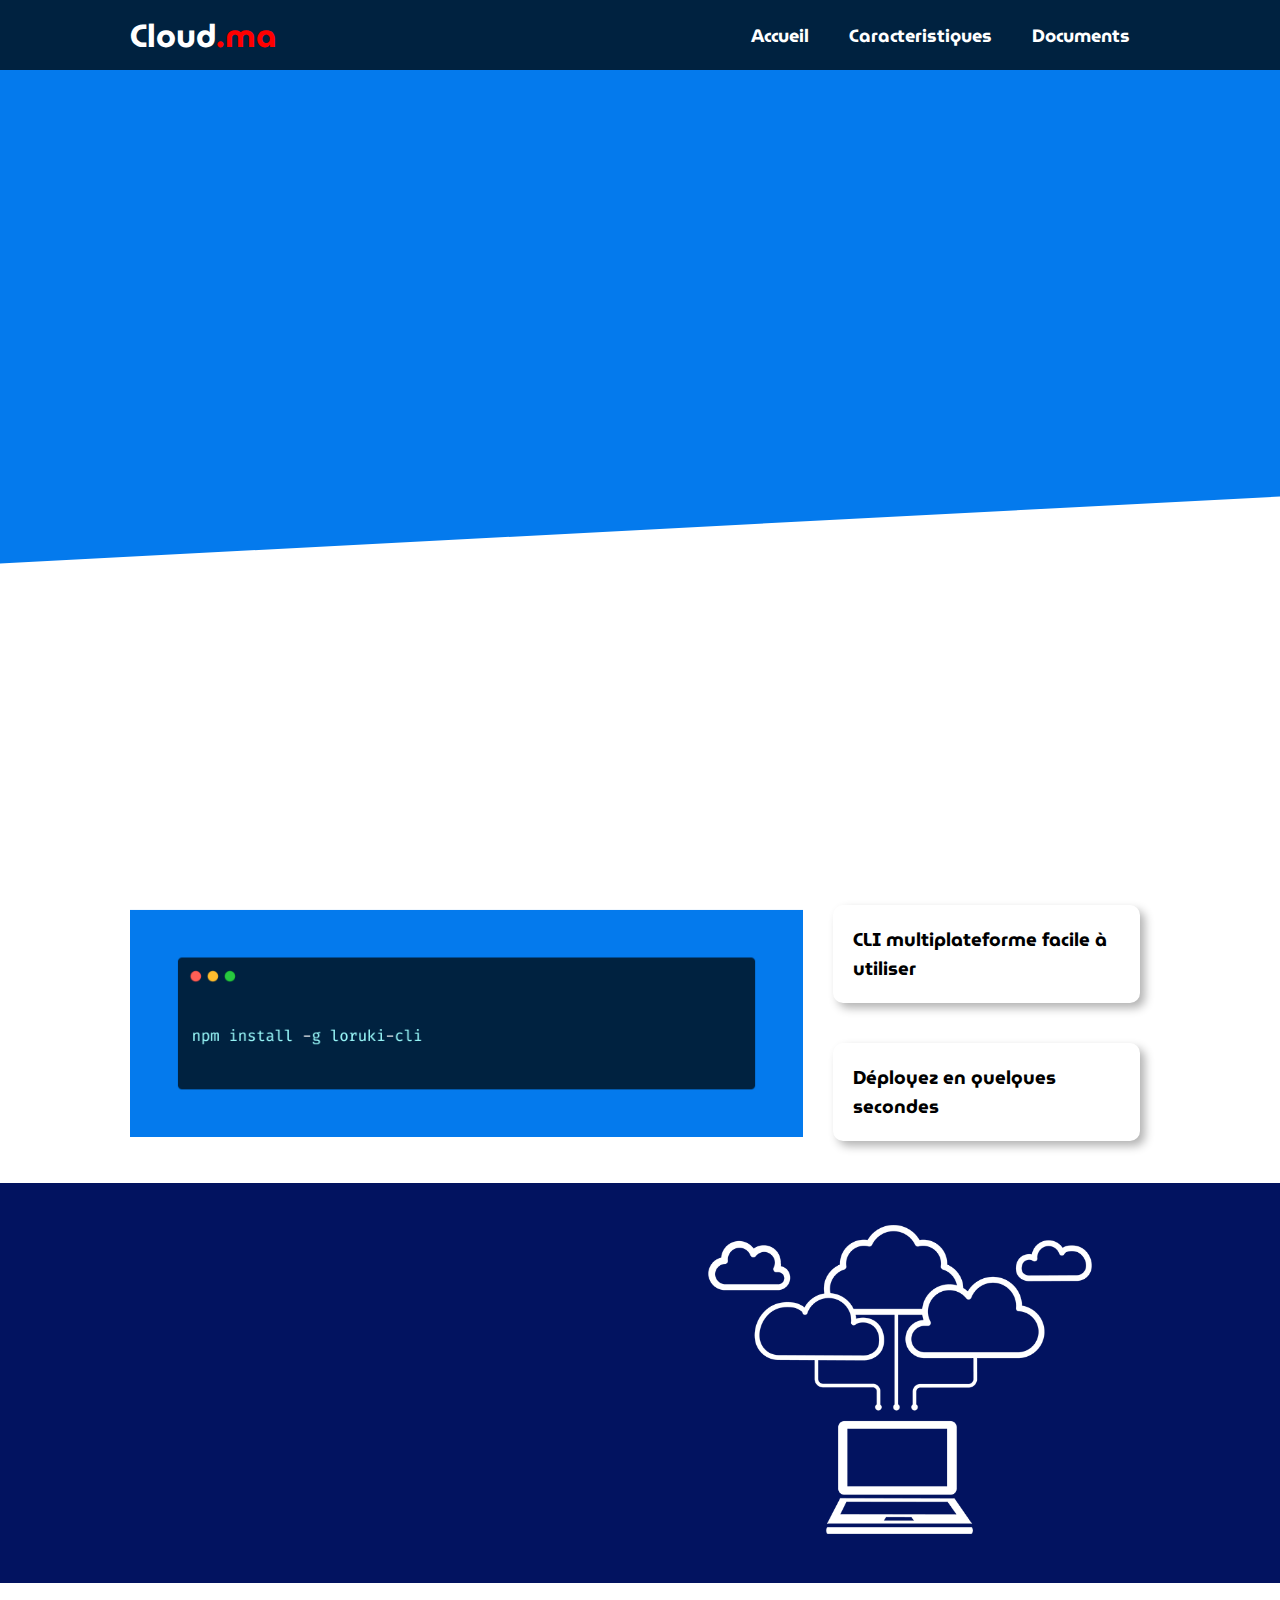
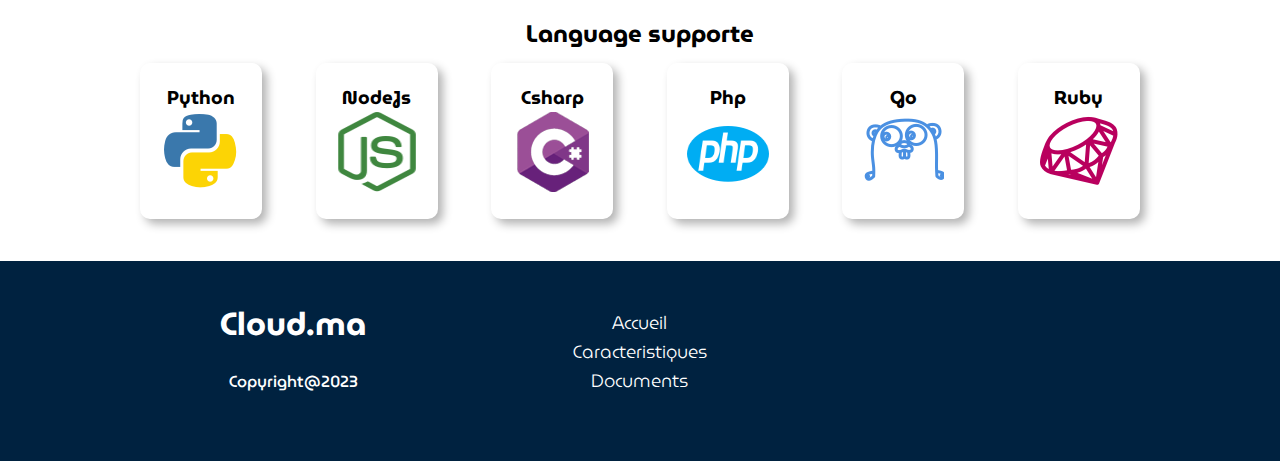
<file: accueil.html>
<!DOCTYPE html>
<html lang="en">
  <head>
    <meta charset="UTF-8" />
    <meta name="viewport" content="width=device-width, initial-scale=1.0" />
    <link rel="stylesheet" href="style.css" />

    <link rel="stylesheet" href="utlities.css" />
    <!-- <script defer src="main.js"></script> -->
    <!-- fontawesome  -->
    <link
      rel="stylesheet"
      href="https://cdnjs.cloudflare.com/ajax/libs/font-awesome/6.2.1/css/all.min.css"
      integrity="sha512-MV7K8+y+gLIBoVD59lQIYicR65iaqukzvf/nwasF0nqhPay5w/9lJmVM2hMDcnK1OnMGCdVK+iQrJ7lzPJQd1w=="
      crossorigin="anonymous"
      referrerpolicy="no-referrer"
    />
    <link
      rel="shortcut icon"
      href="/images/service-cloud.png"
      type="image/x-icon"
    />
    <title>Accueil</title>
  </head>
  <body>
    <!-- NAVBAR -->
    <div class="navbar" id="a123">
      <div class="container flex">
        <h1>Cloud<span>.ma</span></h1>
        <nav>
          <ul class="flex query">
            <li><a href="index.html" target="_blank">Accueil</a></li>
            <li>
              <a href="caracteristique.html" target="_blank"
                >Caracteristiques</a
              >
            </li>
            <li><a href="document.html" target="_blank">Documents</a></li>
          </ul>
        </nav>
        <!-- <div class="flex query">
          <a href="" target="_blank" rel="noopener noreferrer" class="">
            sign in</a
          >
          <a
            href=""
            target="_blank"
            rel="noopener noreferrer"
            class="btn-outline"
            >sign up</a
          >
        </div> -->
      </div>
    </div>
    <!-- fin navabra-->

    <!-- Vitrine -->
    <section class="showcase">
      <div class="container grid">
        <div class="showcase-text">
          <h1>Déploiement plus facile</h1>
          <p>
            Déployez des applications Web de toutes sortes, des API d'entreprise
            à grande échelle aux sites Web statiques pour les particuliers.
            Remplissez le formulaire pour essayer une démo de notre plateforme
          </p>
          <a href="document.html" target="_blank" class="btn btn-outline"
            >Lire plus</a
          >
        </div>

        <div class="showcase-form card">
          <form
            name="contact"
            method="post"
            netlify-honeypot="bot-field"
            data-netlify="true"
          >
            <input type="hidden" name="form-name" value="contact" />
            <p class="hidden">
              <label>
                Don’t fill this out if you’re human: <input name="bot-field" />
              </label>
            </p>
            <h2>Demander une démo</h2>
            <div class="form-control">
              <input type="text" name="name" placeholder="Nom" required />
            </div>
            <div class="form-control">
              <input
                type="text"
                name="Nom de Societe "
                placeholder="Company Name"
                required
              />
            </div>
            <div class="form-control">
              <input type="email" name="email" placeholder="Email" required />
            </div>

            <input type="submit" value="Envoyer" class="btn" />
          </form>
        </div>
      </div>
    </section>
    <!-- fin vitrine  -->
    <!-- status  -->

    <section class="status">
      <div class="container">
        <h3 class="status-heading text-center mx">
          Bienvenue sur la meilleure plate-forme pour créer des applications de
          tous types avec une architecture et une mise à l'échelle modernes
        </h3>
        <div class="grid grid-3 my1">
          <div class="text-center">
            <i class="fas fa-server fa-3x"></i>
            <h3>10,349,405</h3>
            <p>Deploiments</p>
          </div>

          <div class="text-center">
            <i class="fas fa-project-diagram fa-3x"></i>
            <h3>2,343,265</h3>
            <p>Projets</p>
          </div>

          <div class="text-center">
            <i class="fas fa-upload fa-3x"></i>
            <h3>987 TB</h3>
            <p class="text-secondary">Published</p>
          </div>
        </div>
      </div>
    </section>
    <!-- fin status  -->
    <!-- code  -->
    <section class="code my1">
      <div class="container grid grid-3">
        <img src="images/npm.png" alt="npm" />

        <div class="card">
          <h3>CLI multiplateforme facile à utiliser</h3>
        </div>

        <div class="card">
          <h3>Déployez en quelques secondes</h3>
        </div>
      </div>
    </section>
    <!-- /fin  -->

    <!-- cloud  -->

    <section class="cloud">
      <div class="container grid">
        <div class="showcase-text">
          <h1>Hébergement cloud extrême</h1>
          <p>
            L'hébergement cloud comme vous ne l'avez jamais vu. Rapide, efficace
            et évolutif
          </p>
          <a href="features.html" target="_blank" class="btn btn-outline"
            >Lire plus</a
          >
        </div>
        <div class="image">
          <img src="/images/cloud.png" alt="cloud" />
        </div>
      </div>
    </section>
    <!-- fin  -->

    <!-- lang  -->

    <section class="lang my1">
      <h2 class="text-center my1"><u>Language supporte</u></h2>
      <div class="container flex">
        <div class="card php">
          <h3>Python</h3>
          <img
            src="/images/logos/python.png
                    "
            alt="python"
          />
        </div>
        <div class="card php">
          <h3>NodeJs</h3>
          <img
            src="/images/logos/node.png
                    "
            alt="NodeJs"
          />
        </div>
        <div class="card">
          <h3>Csharp</h3>
          <img src="/images/logos/csharp.png" alt="Csharp" />
        </div>

        <div class="card php">
          <h3>Php</h3>
          <img src="/images/logos/php.png" alt="php" />
        </div>

        <div class="card">
          <h3>Go</h3>
          <img src="/images/logos/go.png" alt="Go" />
        </div>
        <div class="card">
          <h3>Ruby</h3>
          <img src="/images/logos/ruby.png" alt="Ruby" />
        </div>
      </div>
    </section>
    <!-- fin  -->
    <!-- footer  -->
    <footer class="footer mt">
      <div class="container grid grid-3">
        <div class="logo text-center">
          <h1>Cloud.ma</h1>
          <p>Copyright@2023</p>
        </div>
        <div class="liens text-center">
          <div>
            <a href="index.html" target="_blank ">Accueil</a>
          </div>
          <div>
            <a href="caracteristique.html" target="_blank ">Caracteristiques</a>
          </div>
          <div>
            <a href="docs.html" target="_blank ">Documents</a>
          </div>
        </div>
        <div class="social text-center">
          <i class="fab fa-twitter fa-3x"></i>
          <i class="fab fa-github fa-3x"></i>
          <i class="fab fa-facebook fa-3x"></i>
        </div>
      </div>
    </footer>
  </body>
</html>
</file>
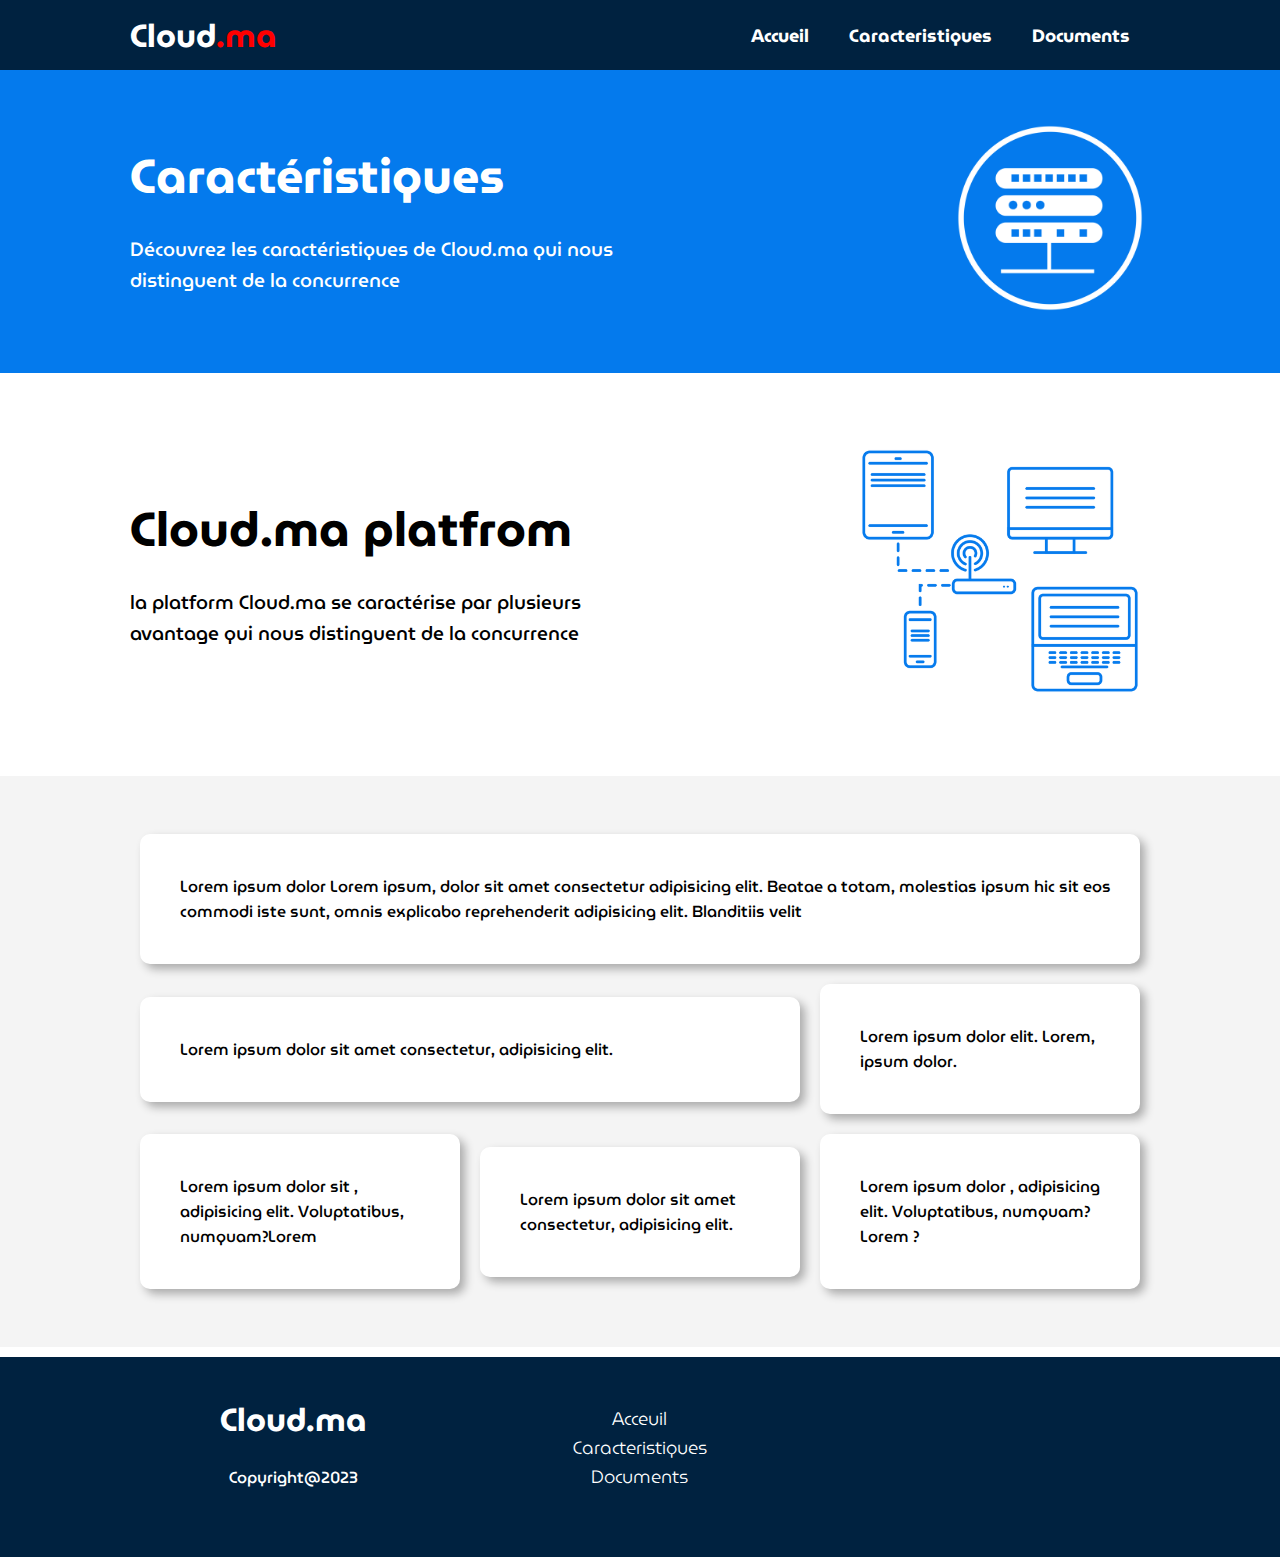
<file: caracteristique.html>
<!DOCTYPE html>
<html lang="en">
  <head>
    <meta charset="UTF-8" />
    <meta http-equiv="X-UA-Compatible" content="IE=edge" />
    <meta name="viewport" content="width=device-width, initial-scale=1.0" />
    <link rel="stylesheet" href="style.css" />
    <link rel="stylesheet" href="utlities.css" />
    <!-- fontawesome  -->
    <link
      rel="stylesheet"
      href="https://cdnjs.cloudflare.com/ajax/libs/font-awesome/6.2.1/css/all.min.css"
      integrity="sha512-MV7K8+y+gLIBoVD59lQIYicR65iaqukzvf/nwasF0nqhPay5w/9lJmVM2hMDcnK1OnMGCdVK+iQrJ7lzPJQd1w=="
      crossorigin="anonymous"
      referrerpolicy="no-referrer"
    />
    <title>cloud</title>
  </head>
  <body>
    <!-- NAVBAR -->
    <div class="navbar">
      <div class="container flex">
        <h1>Cloud<span>.ma</span></h1>
        <nav>
          <ul class="flex query">
            <li><a href="accueil.html" target="_blank">Accueil</a></li>
            <li>
              <a href="caracteristique.html" target="_blank"
                >Caracteristiques</a
              >
            </li>
            <li><a href="document.html" target="_blank">Documents</a></li>
          </ul>
        </nav>
        <!-- <div class="flex query">
          <a href="" target="_blank" rel="noopener noreferrer" class="">
            sign in</a
          >
          <a
            href=""
            target="_blank"
            rel="noopener noreferrer"
            class="btn-outline"
            >sign up</a
          >
        </div> -->
      </div>
    </div>
    <!-- fin navabra -->
    <!-- features  -->
  <section class="features p-3">
   <div class="container grid">
<div class="features-text">
 <h1>Caractéristiques</h1>
 <p class="s">Découvrez les caractéristiques de Cloud.ma qui nous distinguent de la concurrence</p>
</div>
<div class="features-image">
 <img src="images/server.png" alt="">
</div>


   </div>

  </section>
  <!-- fin -->
  <!-- platform  -->
  <section class="platform p-3">
   <div class="container grid">
    <div class="platform-text md">
     <h1>Cloud.ma platfrom </h1>
 <p class="s">la platform Cloud.ma se
 caractérise par plusieurs avantage   qui nous distinguent de la concurrence</p>
    </div>
    <div class="platform-photo">
     <img src="images/server2.png" alt="server">
    </div>
   </div>
  </section>
  <!-- fin -->
  <!-- caracteres  -->
  <section class="caractere p-3">
   <div class="container grid grid-3">
    <div class="card flex">
     <i class="fas fa-database fa-3x"></i>
     <p>Lorem ipsum dolor Lorem ipsum, dolor sit amet consectetur adipisicing elit. Beatae a totam, molestias ipsum hic sit eos commodi iste sunt, omnis explicabo reprehenderit adipisicing elit. Blanditiis velit </p>
    </div>
    <div class="card flex">
     <i class="fas fa-server fa-3x"></i>
     <p>Lorem ipsum dolor sit amet consectetur,  adipisicing elit. </p>
    </div>
    <div class="card flex">
     <i class="fas fa-laptop fa-3x"></i>
     <p>Lorem ipsum dolor  elit. Lorem, ipsum dolor. </p>
    </div>
    <div class="card flex">
     <i class="fas fa-database fa-3x"></i>
     <p>Lorem ipsum dolor sit , adipisicing elit. Voluptatibus, numquam?Lorem </p>
    </div>
    <div class="card flex">
     <i class="fas fa-network-wired fa-3x"></i>
     <p>Lorem ipsum dolor sit amet consectetur, adipisicing elit.</p>
    </div>
    <div class="card flex">
     <i class="fas fa-laptop-code fa-3x"></i>
     <p>Lorem ipsum dolor , adipisicing elit. Voluptatibus, numquam?Lorem ?</p>
    </div>
   </div>
  </section>

   
    <!-- footer  -->
    <footer class="footer mt">
      <div class="container grid grid-3">
        <div class="logo text-center">
          <h1>Cloud.ma</h1>
          <p>Copyright@2023</p>
        </div>
        <div class="liens text-center">
          <div>
            <a href="index.html" target="_blank ">Acceuil</a>
          </div>
          <div>
            <a href="caracteristique.html" target="_blank ">Caracteristiques</a>
          </div>
          <div>
            <a href="docs.html" target="_blank ">Documents</a>
          </div>
        </div>
        <div class="social text-center">
          <i class="fab fa-twitter fa-3x"></i>
          <i class="fab fa-github fa-3x"></i>
          <i class="fab fa-facebook fa-3x"></i>
        </div>
      </div>
    </footer>
  </body>
</html>
</file>
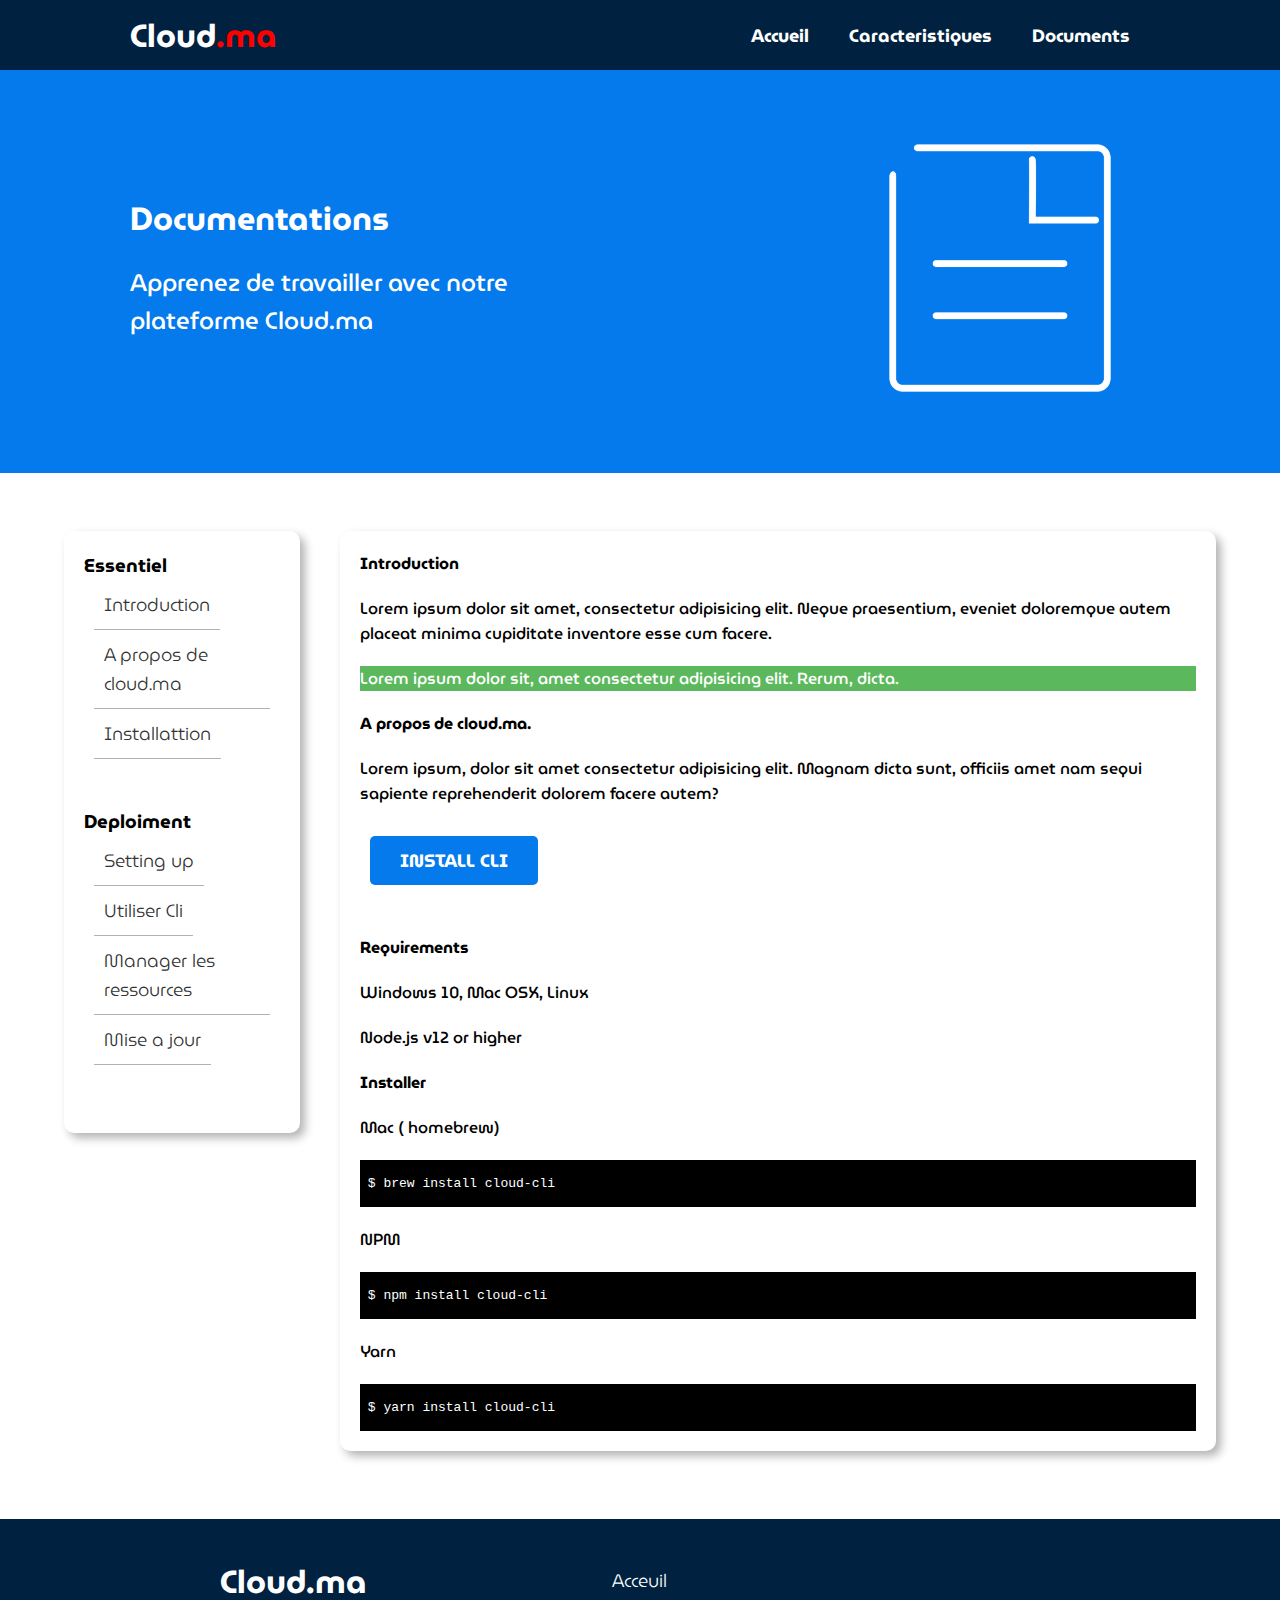
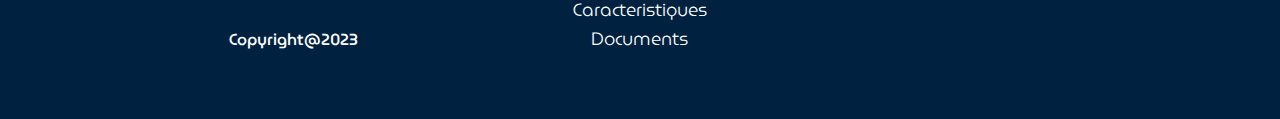
<file: document.html>
<!DOCTYPE html>
<html lang="en">
  <head>
    <meta charset="UTF-8" />
    <meta http-equiv="X-UA-Compatible" content="IE=edge" />
    <meta name="viewport" content="width=device-width, initial-scale=1.0" />
    <link rel="stylesheet" href="style.css" />
    <link rel="stylesheet" href="utlities.css" />
    <!-- fontawesome  -->
    <link
      rel="stylesheet"
      href="https://cdnjs.cloudflare.com/ajax/libs/font-awesome/6.2.1/css/all.min.css"
      integrity="sha512-MV7K8+y+gLIBoVD59lQIYicR65iaqukzvf/nwasF0nqhPay5w/9lJmVM2hMDcnK1OnMGCdVK+iQrJ7lzPJQd1w=="
      crossorigin="anonymous"
      referrerpolicy="no-referrer"
    />
    <title>cloud</title>
  </head>
  <body>
    <!-- NAVBAR -->
    <div class="navbar">
      <div class="container flex">
        <h1>Cloud<span>.ma</span></h1>
        <nav>
          <ul class="flex query">
            <li><a href="accueil.html" target="_blank">Accueil</a></li>
            <li>
              <a href="caracteristique.html" target="_blank"
                >Caracteristiques</a
              >
            </li>
            <li><a href="document.html" target="_blank">Documents</a></li>
          </ul>
        </nav>
        <!-- <div class="flex query">
          <a href="" target="_blank" rel="noopener noreferrer" class="">
            sign in</a
          >
          <a
            href=""
            target="_blank"
            rel="noopener noreferrer"
            class="btn-outline"
            >sign up</a
          >
        </div> -->
      </div>
    </div>
    <!-- fin navabra -->
<!-- DOCS  -->
<section class="docs p-3">
 <div class="container  grid">
  <div class="docs-text">
   <h1 >Documentations</h1>
   <p class="md"> Apprenez de travailler avec notre plateforme Cloud.ma</p>
  </div>
  <div class="docs-image">
   <img src="images/docs.png" alt="">
  </div>
 </div>
</section>

<!-- instalation -->

<section class="instalation p-3">
 <div class="Container grid">
  <div class="navigation card">
   <div class="">
    <h3>Essentiel</h3>
    <ul>
     <li><a href="#intro">Introduction</a></li>
     <li><a href="#apropos">A propos de cloud.ma</a></li>
     <li><a href="#instal">Installattion</a></li>
    </ul>
   </div>
   <div class="p-3">
     <h3>Deploiment</h3>
    <ul>
     <li><a href="document.html">Setting up</a></li>
     <li><a href="document.html">Utiliser Cli</a></li>
     <li><a href="document.html">Manager les ressources</a></li>
     <li><a href="document.html">Mise a jour</a></li>
    </ul>
   </div>

  </div>

 


<div class="def card">
<h4 id="intro">Introduction</h4>
<p>Lorem ipsum dolor sit amet, consectetur adipisicing elit. Neque praesentium, eveniet doloremque autem placeat minima cupiditate inventore esse cum facere.</p>

<P class="inf">
<i class="fas fa-info fa-2x"></i>
Lorem ipsum dolor sit, amet consectetur adipisicing elit. Rerum, dicta.
</P>
<strong id="apropos">A propos de cloud.ma.</strong>
<p>Lorem ipsum, dolor sit amet consectetur adipisicing elit. Magnam dicta sunt, officiis amet nam sequi sapiente reprehenderit dolorem facere autem?</p>

<a href="#" class="btn">INSTALL CLI</a>
<br><br><br>

<strong>Requirements</strong>
<p>Windows 10, Mac OSX, Linux</p>
<p>Node.js v12 or higher
</p>

<strong id="instal">Installer</strong>
<p>Mac ( homebrew)</p>
<pre class="p-1">
 $ brew install cloud-cli
</pre>
<p>NPM </p>
<pre class="p-1 " >
 $ npm install cloud-cli
</pre>
<p>Yarn</p>
<pre class="p-1">
 $ yarn install cloud-cli
</pre>


</div>

</section>
   
    <!-- footer  -->
    <footer class="footer mt">
      <div class="container grid grid-3">
        <div class="logo text-center">
          <h1>Cloud.ma</h1>
          <p>Copyright@2023</p>
        </div>
        <div class="liens text-center">
          <div>
            <a href="index.html" target="_blank ">Acceuil</a>
          </div>
          <div>
            <a href="caracteristique.html" target="_blank ">Caracteristiques</a>
          </div>
          <div>
            <a href="docs.html" target="_blank ">Documents</a>
          </div>
        </div>
        <div class="social text-center">
          <i class="fab fa-twitter fa-3x"></i>
          <i class="fab fa-github fa-3x"></i>
          <i class="fab fa-facebook fa-3x"></i>
        </div>
      </div>
    </footer>
  </body>
</html>
</file>
<file: style.css>
@import url("https://fonts.googleapis.com/css2?family=MuseoModerno:wght@300&display=swap");

* {
  margin: 0;
  padding: 0;
  box-sizing: border-box;
  text-decoration: none;
  list-style-type: none;
  /* overflow: hidden; */
}

:root {
  --primary-color: #047aed;
  --secondary-color: #021360;
  --dark-color: #002240;
  --light-color: #f4f4f4;
  --success-color: #5cb85c;
}

body {
  /* line-height: 1.6; */
  font-family: "MuseoModerno", sans-serif;
  height: auto;
  overflow: auto;
}

/* .blurring {
  position: relative;
  width: 100vw;
  height: 100vh;
  display: flex;
  justify-content: center;
  align-items: center;
  z-index: 3;
} */

h1,
h2 {
  margin: 10px 0;
  /* line-height: 1.2; */

  /* font-weight: 300; */
}

p {
  margin: 20px 0;
  font-weight: 500;
}

img {
  width: 100%;
}

a {
  text-decoration: none;
  color: white;
  font-size: 18px;
  margin: 0 10px;
  padding: 10px;
  font-weight: 300;
}

.hidden {
  visibility: hidden;
  height: 0;
}

/* vide_header */
.videoHeader {
  /* width: 100; */
  height: 100vh;
  position: relative;
  z-index: 1;
  background: linear-gradient(#021360, #021363);
  overflow: hidden;

  /* border: 2px solid red; */
}
.bg {
  background-color: black;
  position: absolute;
  inset: 0;
  width: 100vw;
  height: 100vh;
  z-index: 3;
  opacity: 0.8;
}

.noScrool {
  overflow: hidden;
}


video {
  min-width: 100%;
  /* height: 100%; */
  /* border: 2px solid blue; */
  background-size: cover;
}
.overlay {
  min-width: 100vw;
  height: 60%;
  position: absolute;
  top: 50%;
  left: 50%;
  transform: translate(-50%, -50%);
  z-index: 2;
  color: white;
  text-align: center;
  padding: 0 5px;
  overflow: visible;
}
.blurText {
  position: absolute;
  top: 50%;
  left: 50%;
  transform: translate(-50%, -50%);
  color: white;
  z-index: 4;
  font-size: 1.8em;

}

.overlay > *:first-child {
  font-size: 3rem;
  line-height: 1.2;
  padding-bottom: 0.5em;
}

.overlay > :nth-child(2) {
  font-size: 2rem;
  padding-bottom: 2em;
  font-weight: 600;
}
.overlay > :last-child {
  font-size: 1.5rem;
  text-decoration: none;
  background-color: transparent;
  border: 1px solid white;
  border-radius: 8px;
  padding: 15px 25px;
  color: white;
  font-weight: 600;
  animation: butanim 2s linear infinite;
}
@keyframes butanim {
  to {
    padding: 20px 30px;
  }
}
span {
  color: red;
}
/* navbar  */

.navbar {
  height: 70px;
  background-color: var(--dark-color);
  color: white;
  overflow: hidden;
}

.navbar nav a {
  position: relative;
  /* color: #2fb4f5; */
  font-weight: bold;
}
a .btn {
  font-weight: normal;
  font-size: 18px;
}
.navbar nav a::before {
  content: "";
  width: 90%;
  height: 2px;
  background-color: #fff;
  position: absolute;
  bottom: 4px;
  transform-origin: 100% 0;
  transform: scaleX(0);
  transition: transform 0.3s;
}

.navbar nav a:hover::before {
  transform-origin: 0;
  transform: scaleX(1);
}
/* .navbar nav a:hover{
  font-weight: 500;
} */

.navbar nav a:focus {
  color: wheat;
}
.query a {
  font-weight: bold;
}

/* vitrine */

.showcase {
  position: relative;
  height: 500px;
  background-color: var(--primary-color);
  color: white;
  overflow: visible;
}

.showcase::after {
  content: "";
  position: absolute;
  bottom: -60px;
  left: 0;
  right: 0;
  height: 100px;
  background-color: WHITE;
  transform: skewY(-3deg);
}
.showcase-text {
  transform: translateX(-200px);
  opacity: 0;
  animation: mymove 1s 1s linear forwards;
}

.showcase-form {
  justify-self: end;
  width: 400px;
  height: 400px;
  position: absolute;
  top: 120px;
  z-index: 1;
  transform: translateX(200px);
  opacity: 0;
  animation: mymove 1s 1s linear forwards;
  /* right: 100px; */
}
@keyframes mymove {
  100% {
    transform: none;
    opacity: 1;
  }
}
.showcase-form h2 {
  color: rgb(90, 90, 90);
  opacity: 0.7;
}

.form-control {
  margin: 20px 0;
  width: 100%;
}

.form-control input[type="text"],
.form-control input[type="email"] {
  width: 100%;
  padding: 10px;
}

.form-control input {
  font-size: 18px;
  border: 0;
  border-bottom: 1px solid #b4becb;
}
.form-control input:focus {
  outline: none;
}

/* status  */

.status {
  padding-top: 80px;
  transform: translateY(200px);
  opacity: 0;
  animation: mymove 1s 1s linear forwards;
}

.status-heading {
  max-width: 500px;
  margin: 0 auto;
}

/* code  */
.code .grid-3 {
  grid-template-rows: repeat(2, 1fr);
}

.code img {
  grid-column: 1 / 3;
  grid-row: 1 / 3;
}

/* cloud  */
.cloud {
  height: 400px;
  background-color: var(--secondary-color);
  color: white;
}

/* laguage */
.lang h2 {
  max-width: 500px;
  margin: 0 auto;
}
.lang .card {
  transition: all 1s;
}
.lang .card h3 {
  text-align: center;
}
.lang .php img {
  width: 82px;
  height: 80px;
}

.lang .card:hover {
  transform: translateY(-10px);
}
/* caracteristiques page */
.features {
  background-color: var(--primary-color);
  color: #fff;
}
.features .features-text h1 {
  font-size: 3rem;
}

.features .features-image {
  width: 200px;
  justify-self: end;
}

/* .platform  */

.platform .platform-photo {
  width: 300px;
  justify-self: end;
}
/* caractere */
.caractere .grid-3 {
  gap: 0;
}
.caractere .flex {
  justify-content: start;
  flex-wrap: nowrap;
}
.caractere {
  background-color: var(--light-color);
  height: auto;
}
.caractere .card i {
  margin-right: 20px;
}
.caractere .grid-3 > *:first-child {
  grid-column: 1 / 4;
}
.caractere .grid-3 > *:nth-child(2) {
  grid-column: 1 / 3;
}
/* docsPage */
.docs {
  background-color: var(--primary-color);
  color: white;
}
.docs .docs-image {
  justify-self: end;
  width: 300px;
}
.navigation li a {
  display: inline-block;
  color: #333;
  padding-bottom: 10px;
  border-bottom: 1px solid rgba(0, 0, 0, 0.3);
}

.def .inf {
  background-color: var(--success-color);
  color: white;
}
.def pre {
  background-color: black;
  color: #fff;
}
.instalation .grid {
  grid-template-columns: 20% 70%;
}
.instalation .grid > *:first-child {
  align-self: start;
}

/* footer  */

footer {
  height: 200px;
  background-color: var(--dark-color);
  color: white;
  padding-bottom: 20px;
}

.footer .social i {
  margin-left: 15px;
}

/* mediaquery  */
@media (max-width: 1000px) {
  /* navbar  */

  .navbar {
    height: auto;
    padding-bottom: 20px;
  }

  .navbar .flex {
    flex-direction: column;
  }
  .navbar .query {
    flex-direction: row;
    padding-bottom: 20px;
  }
  /* .showcase */
  .showcase,
  .cloud {
    padding-top: 30px;
    height: auto;
  }
  .showcase .grid,
  .status .grid-3,
  .code .grid-3,
  .cloud .grid {
    grid-template-columns: 1fr;
    grid-template-rows: 1fr;
  }

  .showcase .showcase-text {
    text-align: center;
  }

  .showcase .showcase-form {
    position: static;
    justify-self: center;
  }

  /* status / code / cloud */

  /* code */

  .code .grid-3 img {
    grid-row: 1;
    grid-column: 1;
  }

  /* cloud  */
  /* .cloud {
    padding-top: 30px;
    height: auto;
  } */

  .cloud .showcase-text {
    text-align: center;
  }

  .cloud .image {
    width: 500px;
  }

  .cloud .showcase-text .btn-outline {
    margin: 20px auto;
  }
  .cloud .image {
    justify-self: center;
  }
  .footer {
    height: auto;
  }

  .lang .flex {
    justify-content: center;
  }
}
@media (max-width: 768px) {
  .features .grid,
  .platform .grid,
  .docs .grid,
  .instalation .grid {
    grid-template-columns: 1fr;
    text-align: center;
  }
  .features .features-image,
  .platform .platform-photo,
  .docs .docs-image {
    justify-self: center;
  }
  .caractere .grid-3 {
    grid-template-columns: 1fr;
  }
  .caractere .card {
    grid-column: 1;
  }
}

@media (max-width: 500px) {
  .navbar .query {
    flex-direction: column;
  }
  .showcase .showcase-form {
    width: auto;
  }
  .showcase-form {
    transform: translateX(50px);
  }
  .cloud {
    width: auto;
  }

  .cloud .image,
  .features-image {
    width: 100%;
  }
  .cloud .showcase-text h1,
  .docs h1,
  .features .features-text h1 {
    font-size: 20px;
    text-align: center;
  }

  .cloud .showcase-text p {
    font-size: 8px;
    text-align: center;
  }

  .footer .grid {
    grid-template-columns: 1fr;
    row-gap: 30px;
  }
}
</file>
<file: utlities.css>
.container {
  max-width: 1100px;
  margin: 0 auto;
  padding:0 40px;
  
}

.flex{
                    display: flex;
                    justify-content: space-between;
                    align-items: center;
                    flex-wrap: wrap;
}

.grid{
                    display: grid;
                    grid-template-columns: repeat(2,1fr);
                    justify-content: center;
                    align-items: center;
                    height: 100%;
                    gap: 20px;
}

.grid-3{
                    grid-template-columns: repeat(3,1fr);
}

.card{
                    background-color: white;
                    padding: 20px;
                    margin: 10px ;
                    border-radius: 10px;
                    box-shadow: 5px 5px 10px rgba(0,0, 0, 0.3);

}

.btn{  display: inline-block;
                    background-color: var(--primary-color);
                    padding: 10px 30px ;
                    border-radius: 5px;
                    border: 0;
                    font-weight: bold;
                    color: white;
                    margin-top: 10px ;
                    cursor: pointer;

}

 .btn-outline {
                    display: inline-block;
                    border: 1px solid white;
                    background-color: transparent;
                    border-radius: 5px;
}

.text-center{
                    text-align: center;
}

.my1 {
                    margin:2rem 0;
}

.mt{
                    margin-top: 10px;
}

.p-3{
padding: 3rem 0;

}

.p-1{
  padding: 1rem 0;
}

.xl{
  font-size: 3rem;
}
.l{
  font-size: 2rem;
}
.md{
  font-size: 1.5rem;
}
.s {
  font-size: 1.2rem;
}


/* .mx{
                    margin: 0 3rem;
} */
</file>
